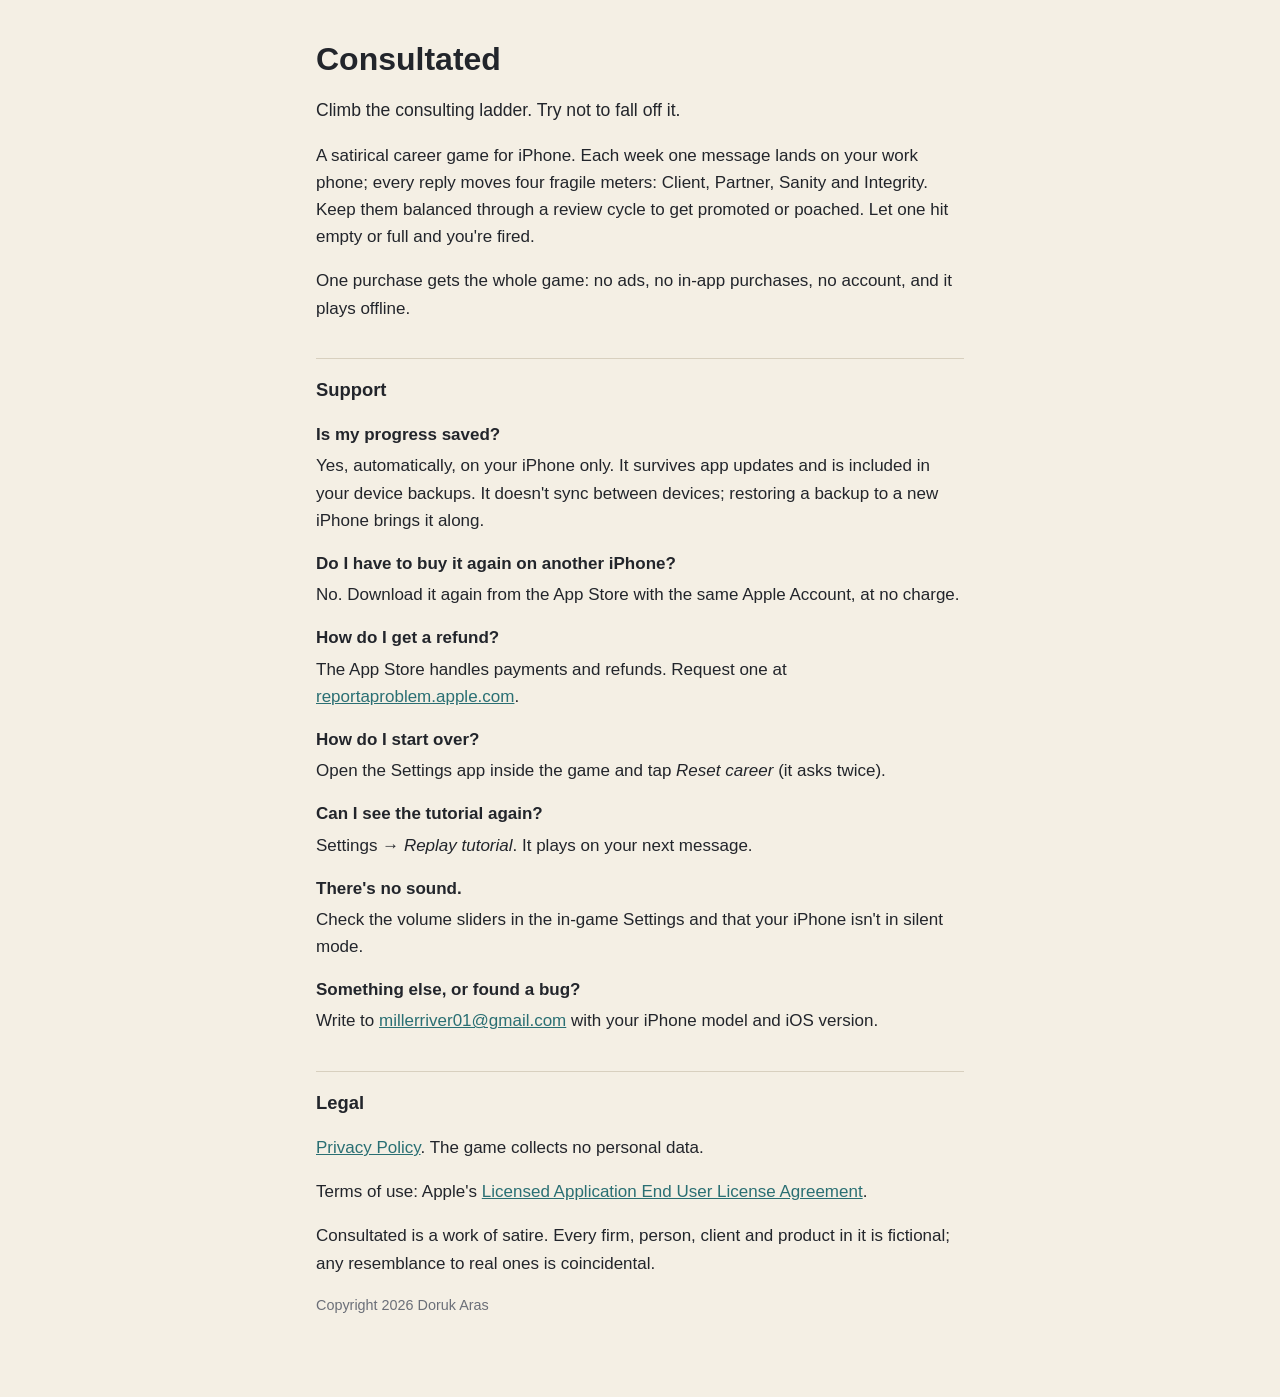
<file: index.html>
<!doctype html>
<html lang="en">
<head>
<meta charset="utf-8">
<meta name="viewport" content="width=device-width, initial-scale=1">
<title>Consultated Support</title>
<link rel="stylesheet" href="style.css">
</head>
<body>
<main>
  <h1>Consultated</h1>
  <p class="lead">Climb the consulting ladder. Try not to fall off it.</p>
  <p>A satirical career game for iPhone. Each week one message lands on your work phone; every reply moves four fragile meters: Client, Partner, Sanity and Integrity. Keep them balanced through a review cycle to get promoted or poached. Let one hit empty or full and you're fired.</p>

  <p>One purchase gets the whole game: no ads, no in-app purchases, no account, and it plays offline.</p>

  <h2>Support</h2>
  <dl>
    <dt>Is my progress saved?</dt>
    <dd>Yes, automatically, on your iPhone only. It survives app updates and is included in your device backups. It doesn't sync between devices; restoring a backup to a new iPhone brings it along.</dd>
    <dt>Do I have to buy it again on another iPhone?</dt>
    <dd>No. Download it again from the App Store with the same Apple Account, at no charge.</dd>
    <dt>How do I get a refund?</dt>
    <dd>The App Store handles payments and refunds. Request one at <a href="https://reportaproblem.apple.com">reportaproblem.apple.com</a>.</dd>
    <dt>How do I start over?</dt>
    <dd>Open the Settings app inside the game and tap <em>Reset career</em> (it asks twice).</dd>
    <dt>Can I see the tutorial again?</dt>
    <dd>Settings → <em>Replay tutorial</em>. It plays on your next message.</dd>
    <dt>There's no sound.</dt>
    <dd>Check the volume sliders in the in-game Settings and that your iPhone isn't in silent mode.</dd>
    <dt>Something else, or found a bug?</dt>
    <dd>Write to <a href="mailto:millerriver01@gmail.com">millerriver01@gmail.com</a> with your iPhone model and iOS version.</dd>
  </dl>

  <h2>Legal</h2>
  <p><a href="privacy.html">Privacy Policy</a>. The game collects no personal data.</p>
  <p>Terms of use: Apple's <a href="https://www.apple.com/legal/internet-services/itunes/dev/stdeula/">Licensed Application End User License Agreement</a>.</p>
  <p>Consultated is a work of satire. Every firm, person, client and product in it is fictional; any resemblance to real ones is coincidental.</p>
  <p class="meta">Copyright 2026 Doruk Aras</p>
</main>
</body>
</html>
</file>
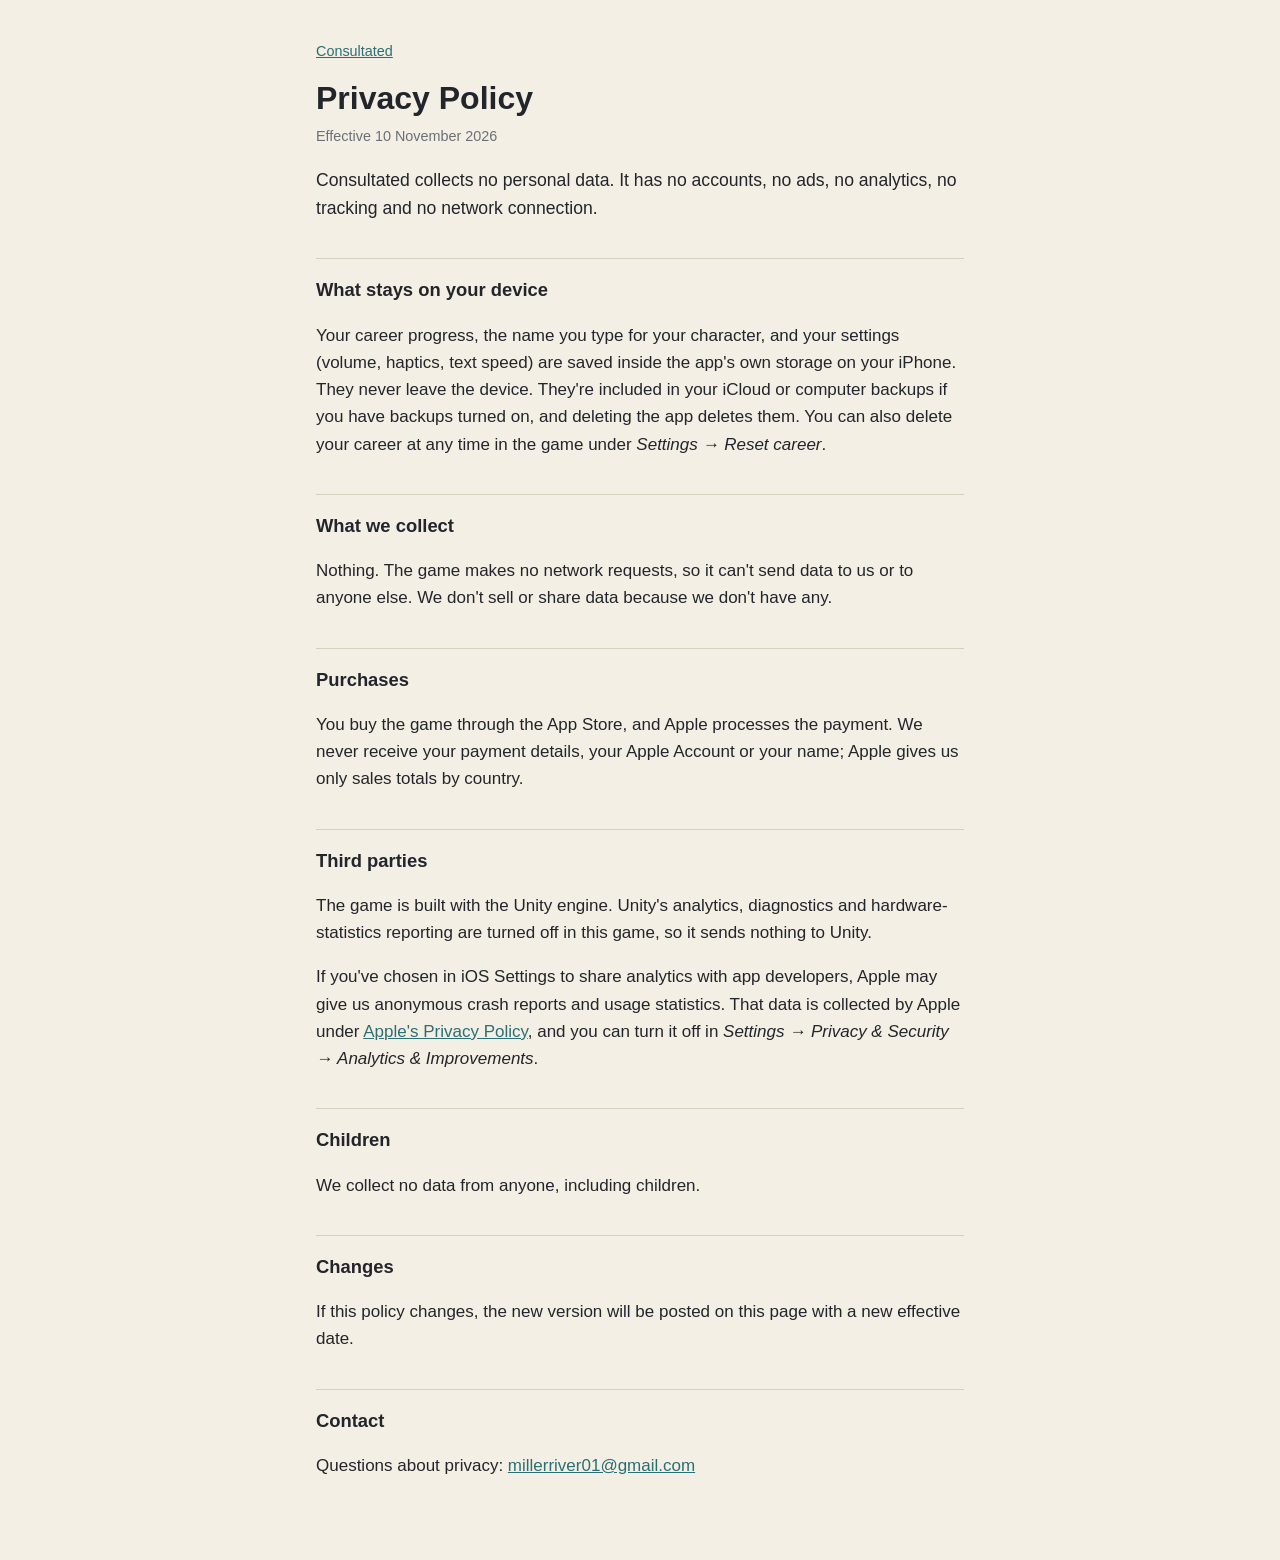
<file: privacy.html>
<!doctype html>
<html lang="en">
<head>
<meta charset="utf-8">
<meta name="viewport" content="width=device-width, initial-scale=1">
<title>Consultated Privacy Policy</title>
<link rel="stylesheet" href="style.css">
</head>
<body>
<main>
  <p class="crumb"><a href="index.html">Consultated</a></p>
  <h1>Privacy Policy</h1>
  <p class="meta">Effective 10 November 2026</p>

  <p class="lead">Consultated collects no personal data. It has no accounts, no ads, no analytics, no tracking and no network connection.</p>

  <h2>What stays on your device</h2>
  <p>Your career progress, the name you type for your character, and your settings (volume, haptics, text speed) are saved inside the app's own storage on your iPhone. They never leave the device. They're included in your iCloud or computer backups if you have backups turned on, and deleting the app deletes them. You can also delete your career at any time in the game under <em>Settings → Reset career</em>.</p>

  <h2>What we collect</h2>
  <p>Nothing. The game makes no network requests, so it can't send data to us or to anyone else. We don't sell or share data because we don't have any.</p>

  <h2>Purchases</h2>
  <p>You buy the game through the App Store, and Apple processes the payment. We never receive your payment details, your Apple Account or your name; Apple gives us only sales totals by country.</p>

  <h2>Third parties</h2>
  <p>The game is built with the Unity engine. Unity's analytics, diagnostics and hardware-statistics reporting are turned off in this game, so it sends nothing to Unity.</p>
  <p>If you've chosen in iOS Settings to share analytics with app developers, Apple may give us anonymous crash reports and usage statistics. That data is collected by Apple under <a href="https://www.apple.com/legal/privacy/">Apple's Privacy Policy</a>, and you can turn it off in <em>Settings → Privacy &amp; Security → Analytics &amp; Improvements</em>.</p>

  <h2>Children</h2>
  <p>We collect no data from anyone, including children.</p>

  <h2>Changes</h2>
  <p>If this policy changes, the new version will be posted on this page with a new effective date.</p>

  <h2>Contact</h2>
  <p>Questions about privacy: <a href="mailto:millerriver01@gmail.com">millerriver01@gmail.com</a></p>
</main>
</body>
</html>
</file>
<file: style.css>
:root {
  --bg: #f4efe4;
  --ink: #22252b;
  --muted: #6b6f78;
  --accent: #2a6f73;
  --rule: #d8d0bf;
}
@media (prefers-color-scheme: dark) {
  :root {
    --bg: #1b1d22;
    --ink: #ebe6da;
    --muted: #9da1aa;
    --accent: #6fc1c4;
    --rule: #33363d;
  }
}
* { box-sizing: border-box; }
body {
  margin: 0;
  background: var(--bg);
  color: var(--ink);
  font: 17px/1.6 -apple-system, BlinkMacSystemFont, "Segoe UI", Roboto, sans-serif;
}
main { max-width: 680px; margin: 0 auto; padding: 40px 16px 64px; }
h1 { font-size: 2rem; line-height: 1.2; margin: 0 0 8px; }
h2 { font-size: 1.15rem; margin: 36px 0 8px; padding-top: 16px; border-top: 1px solid var(--rule); }
a { color: var(--accent); }
.lead { font-size: 1.1rem; }
.meta, .crumb { color: var(--muted); font-size: 0.9rem; margin: 0 0 16px; }
dt { font-weight: 600; margin-top: 16px; }
dd { margin: 4px 0 0; }
</file>
